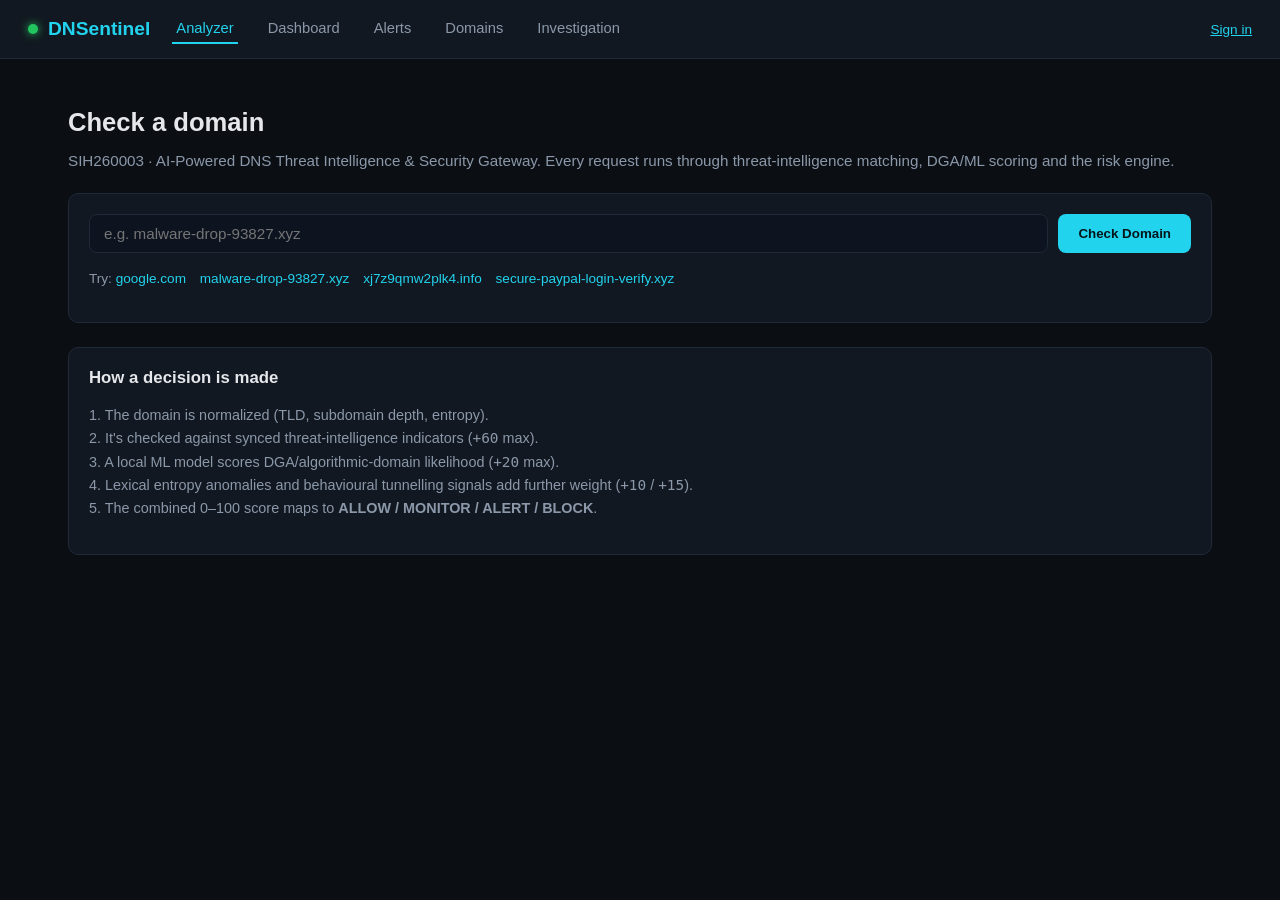
<file: frontend/index.html>
<!DOCTYPE html>
<html lang="en">
<head>
<meta charset="UTF-8" />
<meta name="viewport" content="width=device-width, initial-scale=1.0" />
<title>DNSentinel — AI-Powered DNS Security Gateway</title>
<link rel="stylesheet" href="css/style.css" />
<script src="js/vendor/chart.umd.js"></script>
</head>
<body>

<div class="navbar">
  <div class="brand"><span class="dot"></span> DNSentinel</div>
  <nav>
    <a href="#analyzer" class="tab-link active" data-tab="analyzer">Analyzer</a>
    <a href="#dashboard" class="tab-link" data-tab="dashboard">Dashboard</a>
    <a href="#alerts" class="tab-link" data-tab="alerts">Alerts</a>
    <a href="#domains" class="tab-link" data-tab="domains">Domains</a>
    <a href="#investigation" class="tab-link" data-tab="investigation">Investigation</a>
  </nav>
  <div id="navAuthStatus" style="font-size:0.85rem;color:var(--muted);">Not signed in</div>
</div>

<div class="container">

  <!-- ===================== ANALYZER TAB ===================== -->
  <section id="tab-analyzer" class="tab-view">
    <h1>Check a domain</h1>
    <p class="subtitle">
      SIH260003 &middot; AI-Powered DNS Threat Intelligence &amp; Security Gateway.
      Every request runs through threat-intelligence matching, DGA/ML scoring and the risk engine.
    </p>

    <div class="panel">
      <form id="checkForm" class="check-form">
        <input type="text" id="domainInput" placeholder="e.g. malware-drop-93827.xyz" autocomplete="off" />
        <button type="submit">Check Domain</button>
      </form>

      <div style="margin-bottom:16px; font-size:0.85rem; color:var(--muted);">
        Try:
        <span class="sample-domain" style="cursor:pointer;color:var(--accent);margin-right:10px;">google.com</span>
        <span class="sample-domain" style="cursor:pointer;color:var(--accent);margin-right:10px;">malware-drop-93827.xyz</span>
        <span class="sample-domain" style="cursor:pointer;color:var(--accent);margin-right:10px;">xj7z9qmw2plk4.info</span>
        <span class="sample-domain" style="cursor:pointer;color:var(--accent);">secure-paypal-login-verify.xyz</span>
      </div>

      <div id="resultBox" class="result-box"></div>
    </div>

    <div class="panel">
      <h2>How a decision is made</h2>
      <p style="color:var(--muted); font-size:0.9rem; line-height:1.6;">
        1. The domain is normalized (TLD, subdomain depth, entropy).<br />
        2. It's checked against synced threat-intelligence indicators (<code>+60</code> max).<br />
        3. A local ML model scores DGA/algorithmic-domain likelihood (<code>+20</code> max).<br />
        4. Lexical entropy anomalies and behavioural tunnelling signals add further weight (<code>+10</code> / <code>+15</code>).<br />
        5. The combined 0–100 score maps to <strong>ALLOW / MONITOR / ALERT / BLOCK</strong>.
      </p>
    </div>
  </section>

  <!-- ===================== DASHBOARD TAB ===================== -->
  <section id="tab-dashboard" class="tab-view" style="display:none;">
    <h1>Security Dashboard</h1>
    <p class="subtitle">Live view of DNS query volume, blocks and threat indicators. Auto-refreshes every 10s while this tab is open.</p>

    <div id="dashApiWarning" class="panel" style="display:none; border-color:var(--block); color:var(--block);">
      Could not reach the API at <code>http://localhost:8000</code>. Start the backend
      (<code>uvicorn backend.main:app --reload</code>) and try again.
    </div>

    <div class="grid">
      <div class="card"><div class="label">DNS Requests</div><div class="value" id="stat-total">–</div></div>
      <div class="card block"><div class="label">Blocked</div><div class="value" id="stat-blocked">–</div></div>
      <div class="card alert"><div class="label">Alerted</div><div class="value" id="stat-alerted">–</div></div>
      <div class="card monitor"><div class="label">Monitored</div><div class="value" id="stat-monitored">–</div></div>
      <div class="card safe"><div class="label">Allowed</div><div class="value" id="stat-allowed">–</div></div>
      <div class="card"><div class="label">Threat Indicators</div><div class="value" id="stat-indicators">–</div></div>
      <div class="card"><div class="label">Avg Latency</div><div class="value" id="stat-latency">–</div></div>
      <div class="card"><div class="label">Open Alerts</div><div class="value" id="stat-open-alerts">–</div></div>
    </div>

    <div class="grid" style="grid-template-columns: 2fr 1fr;">
      <div class="panel">
        <h2>Requests over time (24h)</h2>
        <div id="timelineEmpty" class="empty-state" style="display:none;">No queries logged yet in the last 24 hours.</div>
        <canvas id="timelineChart"></canvas>
      </div>
      <div class="panel">
        <h2>Decision breakdown</h2>
        <canvas id="actionDonut"></canvas>
      </div>
    </div>

    <div class="panel">
      <h2>Top blocked domains</h2>
      <table>
        <thead><tr><th>Domain</th><th>Block count</th></tr></thead>
        <tbody id="topDomainsBody"><tr><td colspan="2" class="empty-state">Loading…</td></tr></tbody>
      </table>
    </div>

    <div class="panel">
      <h2>Recent DNS queries</h2>
      <table>
        <thead><tr><th>Time</th><th>Domain</th><th>Client IP</th><th>Action</th><th>Risk score</th></tr></thead>
        <tbody id="recentQueriesBody"><tr><td colspan="5" class="empty-state">Loading…</td></tr></tbody>
      </table>
    </div>
  </section>

  <!-- ===================== ALERTS TAB ===================== -->
  <section id="tab-alerts" class="tab-view" style="display:none;">
    <h1>Alerts</h1>
    <p class="subtitle">Domains that crossed the ALERT or BLOCK risk threshold. Sign in (top of page) to confirm or dismiss alerts.</p>

    <div class="panel">
      <table>
        <thead>
          <tr><th>Domain</th><th>Client IP</th><th>Severity</th><th>Type</th><th>Status</th><th>Created</th><th>Feedback</th></tr>
        </thead>
        <tbody id="alertsBody"><tr><td colspan="7" class="empty-state">Sign in above to load alerts.</td></tr></tbody>
      </table>
    </div>
  </section>

  <!-- ===================== DOMAINS TAB ===================== -->
  <section id="tab-domains" class="tab-view" style="display:none;">
    <h1>Threat Indicators</h1>
    <p class="subtitle">Domains currently loaded from local threat-intelligence feeds (CSV + STIX; swap for live STIX/TAXII in production).</p>

    <div class="panel">
      <button id="syncBtn" style="background:var(--accent);color:#05161a;border:none;padding:9px 18px;border-radius:8px;font-weight:700;cursor:pointer;margin-bottom:16px;">
        Sync CSV feeds now
      </button>
      <table>
        <thead>
          <tr><th>Indicator</th><th>Type</th><th>Source</th><th>Confidence</th><th>Severity</th><th>Last seen</th></tr>
        </thead>
        <tbody id="indicatorsBody"><tr><td colspan="6" class="empty-state">Loading…</td></tr></tbody>
      </table>
    </div>
  </section>

  <!-- ===================== INVESTIGATION TAB ===================== -->
  <section id="tab-investigation" class="tab-view" style="display:none;">
    <h1>Investigation</h1>
    <p class="subtitle">Passive PCAP/Zeek analysis and STIX/TAXII threat feed sync. Requires analyst or admin login (top of page).</p>

    <div id="investSignedOutMsg" class="panel">
      <p style="color:var(--muted);">Sign in using the box at the top of the page to use STIX sync and PCAP upload.</p>
    </div>

    <div id="investAuthedPanels" style="display:none;">
      <div class="panel">
        <h2>STIX/TAXII feed sync</h2>
        <p style="color:var(--muted);font-size:0.88rem;">Ingests data/stix_sample_bundle.json (a real STIX 2.x bundle) into threat indicators.</p>
        <button id="stixSyncBtn" style="background:var(--accent);color:#05161a;border:none;padding:9px 18px;border-radius:8px;font-weight:700;cursor:pointer;">Sync STIX bundle</button>
        <div id="stixResult" style="margin-top:12px;font-size:0.88rem;"></div>
      </div>

      <div class="panel">
        <h2>Passive PCAP / Zeek analysis</h2>
        <p style="color:var(--muted);font-size:0.88rem;">
          Upload a Zeek <code>dns.log</code> file (produced by <code>zeek -r capture.pcap</code>).
          A sample with a simulated DNS-tunnelling attack is included at <code>data/sample_zeek_dns.log</code>.
        </p>
        <input type="file" id="pcapFile" accept=".log,.txt" style="margin-bottom:12px;color:var(--text);" />
        <br />
        <button id="uploadBtn" style="background:var(--accent);color:#05161a;border:none;padding:9px 18px;border-radius:8px;font-weight:700;cursor:pointer;">Analyze</button>
        <div id="pcapResult" style="margin-top:16px;"></div>
      </div>
    </div>
  </section>

</div>

<!-- ===================== SHARED LOGIN MODAL ===================== -->
<div id="loginOverlay" style="display:none;position:fixed;inset:0;background:rgba(0,0,0,0.6);z-index:100;align-items:center;justify-content:center;">
  <div class="panel" style="max-width:360px;width:90%;">
    <h2>Sign in</h2>
    <p style="color:var(--muted);font-size:0.85rem;">Needed for Alerts feedback and Investigation tools.</p>
    <input type="text" id="loginUsername" placeholder="username (try: analyst)" autocomplete="off" style="width:100%;margin-bottom:10px;background:#0d1420;border:1px solid var(--panel-border);color:var(--text);padding:10px 14px;border-radius:8px;" />
    <input type="password" id="loginPassword" placeholder="password (try: analyst123)" autocomplete="off" style="width:100%;margin-bottom:10px;background:#0d1420;border:1px solid var(--panel-border);color:var(--text);padding:10px 14px;border-radius:8px;" />
    <div id="loginModalStatus" style="font-size:0.82rem;color:var(--muted);margin-bottom:10px;"></div>
    <div style="display:flex;gap:10px;">
      <button id="loginModalSubmit" style="flex:1;background:var(--accent);color:#05161a;border:none;padding:10px;border-radius:8px;font-weight:700;cursor:pointer;">Sign in</button>
      <button id="loginModalCancel" style="background:transparent;border:1px solid var(--panel-border);color:var(--muted);padding:10px 16px;border-radius:8px;cursor:pointer;">Cancel</button>
    </div>
    <div style="font-size:0.78rem;color:var(--muted);margin-top:10px;">
      Demo accounts: <code>admin/admin123</code> · <code>analyst/analyst123</code> · <code>viewer/viewer123</code>
    </div>
  </div>
</div>

<script src="js/app.js"></script>
</body>
</html>
</file>
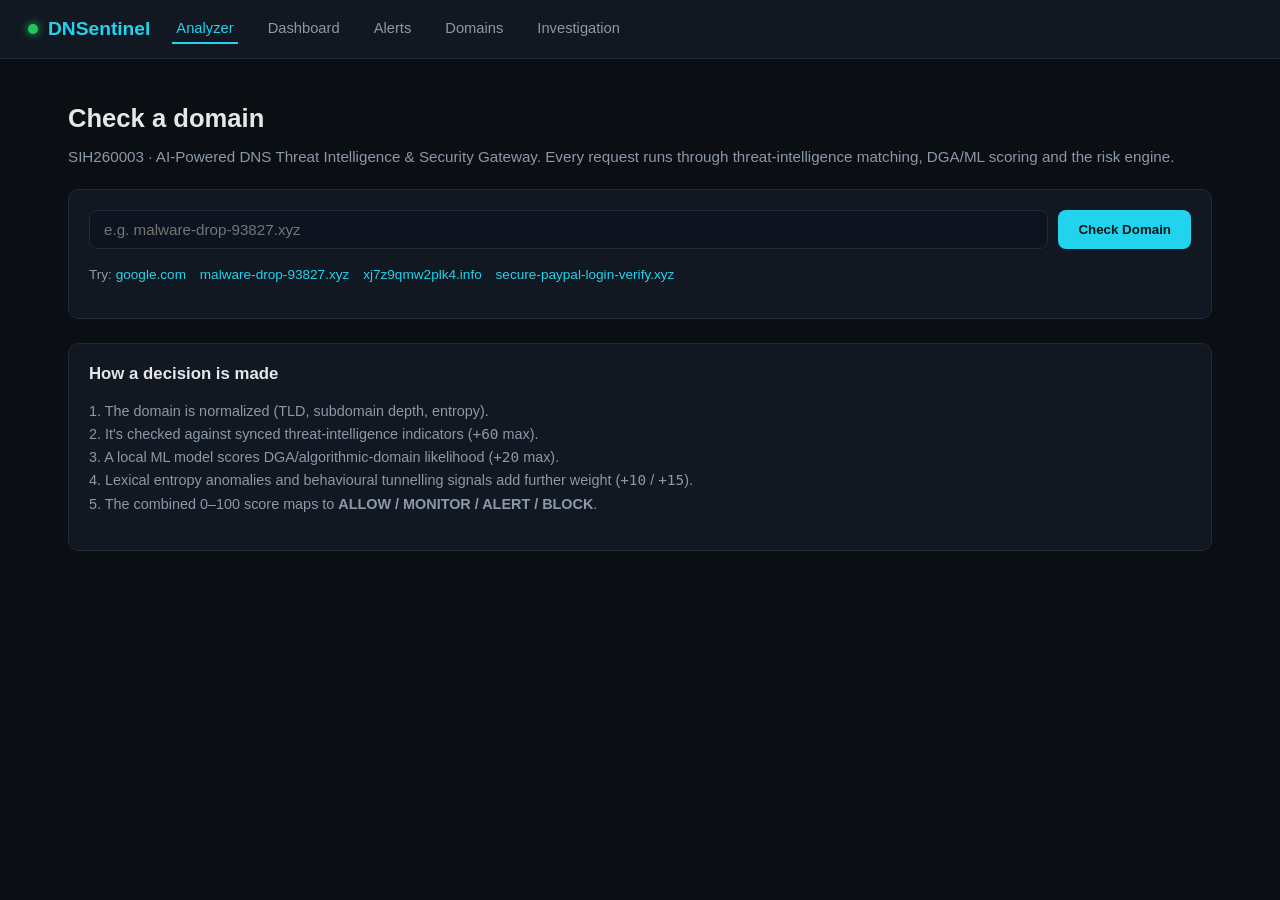
<file: frontend/_legacy/index.html>
<!DOCTYPE html>
<html lang="en">
<head>
<meta charset="UTF-8" />
<meta name="viewport" content="width=device-width, initial-scale=1.0" />
<title>DNSentinel — Domain Analyzer</title>
<link rel="stylesheet" href="../css/style.css" />
</head>
<body>

<div class="navbar">
  <div class="brand"><span class="dot"></span> DNSentinel</div>
  <nav>
    <a href="index.html" class="active">Analyzer</a>
    <a href="dashboard.html">Dashboard</a>
    <a href="alerts.html">Alerts</a>
    <a href="domains.html">Domains</a>
    <a href="investigation.html">Investigation</a>
  </nav>
</div>

<div class="container">
  <h1>Check a domain</h1>
  <p class="subtitle">
    SIH260003 &middot; AI-Powered DNS Threat Intelligence &amp; Security Gateway.
    Every request runs through threat-intelligence matching, DGA/ML scoring and the risk engine.
  </p>

  <div class="panel">
    <form id="checkForm" class="check-form">
      <input type="text" id="domainInput" placeholder="e.g. malware-drop-93827.xyz" autocomplete="off" />
      <button type="submit">Check Domain</button>
    </form>

    <div style="margin-bottom:16px; font-size:0.85rem; color:var(--muted);">
      Try:
      <span class="sample-domain" style="cursor:pointer;color:var(--accent);margin-right:10px;">google.com</span>
      <span class="sample-domain" style="cursor:pointer;color:var(--accent);margin-right:10px;">malware-drop-93827.xyz</span>
      <span class="sample-domain" style="cursor:pointer;color:var(--accent);margin-right:10px;">xj7z9qmw2plk4.info</span>
      <span class="sample-domain" style="cursor:pointer;color:var(--accent);">secure-paypal-login-verify.xyz</span>
    </div>

    <div id="resultBox" class="result-box"></div>
  </div>

  <div class="panel">
    <h2>How a decision is made</h2>
    <p style="color:var(--muted); font-size:0.9rem; line-height:1.6;">
      1. The domain is normalized (TLD, subdomain depth, entropy).<br />
      2. It's checked against synced threat-intelligence indicators (<code>+60</code> max).<br />
      3. A local ML model scores DGA/algorithmic-domain likelihood (<code>+20</code> max).<br />
      4. Lexical entropy anomalies and behavioural tunnelling signals add further weight (<code>+10</code> / <code>+15</code>).<br />
      5. The combined 0–100 score maps to <strong>ALLOW / MONITOR / ALERT / BLOCK</strong>.
    </p>
  </div>
</div>

<script src="js/analyzer.js"></script>
</body>
</html>
</file>
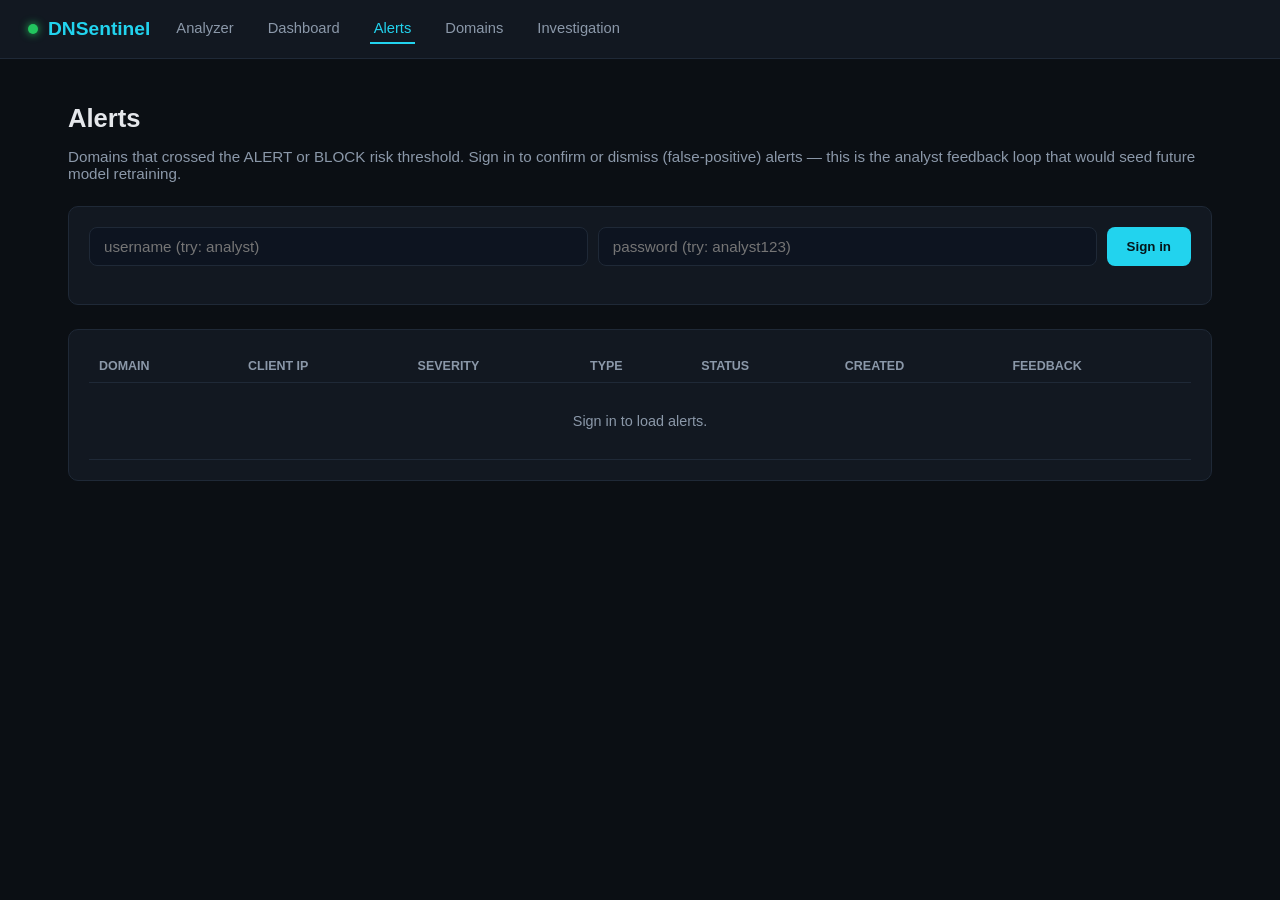
<file: frontend/alerts.html>
<!DOCTYPE html>
<html lang="en">
<head>
<meta charset="UTF-8" />
<meta name="viewport" content="width=device-width, initial-scale=1.0" />
<title>DNSentinel — Alerts</title>
<link rel="stylesheet" href="css/style.css" />
</head>
<body>

<div class="navbar">
  <div class="brand"><span class="dot"></span> DNSentinel</div>
  <nav>
    <a href="index.html">Analyzer</a>
    <a href="dashboard.html">Dashboard</a>
    <a href="alerts.html" class="active">Alerts</a>
    <a href="domains.html">Domains</a>
    <a href="investigation.html">Investigation</a>
  </nav>
</div>

<div class="container">
  <h1>Alerts</h1>
  <p class="subtitle">Domains that crossed the ALERT or BLOCK risk threshold. Sign in to confirm or dismiss (false-positive) alerts — this is the analyst feedback loop that would seed future model retraining.</p>

  <div id="loginPanel" class="panel">
    <div class="check-form">
      <input type="text" id="username" placeholder="username (try: analyst)" autocomplete="off" />
      <input type="password" id="password" placeholder="password (try: analyst123)" autocomplete="off" />
      <button id="loginBtn" style="background:var(--accent);color:#05161a;border:none;padding:10px 20px;border-radius:8px;font-weight:700;cursor:pointer;">Sign in</button>
    </div>
    <div id="loginStatus" style="font-size:0.85rem;color:var(--muted);"></div>
  </div>

  <div id="signedInBar" class="panel" style="display:none;">
    Signed in as <strong id="whoami" style="color:var(--accent);"></strong>
    &nbsp;·&nbsp;
    <a href="#" id="logoutLink" style="color:var(--muted);">sign out</a>
  </div>

  <div class="panel">
    <table>
      <thead>
        <tr><th>Domain</th><th>Client IP</th><th>Severity</th><th>Type</th><th>Status</th><th>Created</th><th>Feedback</th></tr>
      </thead>
      <tbody id="alertsBody"><tr><td colspan="7" class="empty-state">Sign in to load alerts.</td></tr></tbody>
    </table>
  </div>
</div>

<script>
const API_BASE = "http://localhost:8000";
let token = null;

document.getElementById("loginBtn").addEventListener("click", async () => {
  const username = document.getElementById("username").value;
  const password = document.getElementById("password").value;
  const statusEl = document.getElementById("loginStatus");
  statusEl.textContent = "Signing in...";
  try {
    const res = await fetch(`${API_BASE}/api/auth/login`, {
      method: "POST",
      headers: { "Content-Type": "application/x-www-form-urlencoded" },
      body: `username=${encodeURIComponent(username)}&password=${encodeURIComponent(password)}`,
    });
    if (!res.ok) { statusEl.textContent = "Invalid credentials."; return; }
    const data = await res.json();
    token = data.access_token;
    document.getElementById("loginPanel").style.display = "none";
    document.getElementById("signedInBar").style.display = "block";
    document.getElementById("whoami").textContent = `${username} (${data.role})`;
    loadAlerts();
  } catch (err) {
    statusEl.textContent = `Could not reach the API at ${API_BASE}.`;
  }
});

document.getElementById("logoutLink").addEventListener("click", (e) => {
  e.preventDefault();
  token = null;
  document.getElementById("loginPanel").style.display = "block";
  document.getElementById("signedInBar").style.display = "none";
  document.getElementById("alertsBody").innerHTML = `<tr><td colspan="7" class="empty-state">Sign in to load alerts.</td></tr>`;
});

async function setAlertStatus(alertId, status) {
  await fetch(`${API_BASE}/api/alerts/${alertId}`, {
    method: "PATCH",
    headers: { "Content-Type": "application/json", Authorization: `Bearer ${token}` },
    body: JSON.stringify({ status }),
  });
  loadAlerts();
}

async function loadAlerts() {
  const tbody = document.getElementById("alertsBody");
  try {
    const res = await fetch(`${API_BASE}/api/alerts?limit=100`, {
      headers: { Authorization: `Bearer ${token}` },
    });
    if (res.status === 401) {
      tbody.innerHTML = `<tr><td colspan="7" class="empty-state">Session expired — please sign in again.</td></tr>`;
      return;
    }
    const rows = await res.json();

    if (rows.length === 0) {
      tbody.innerHTML = `<tr><td colspan="7" class="empty-state">No alerts yet. Check a suspicious domain on the Analyzer page.</td></tr>`;
      return;
    }

    tbody.innerHTML = rows.map(r => `
      <tr>
        <td>${r.domain}</td>
        <td>${r.client_ip}</td>
        <td>${r.severity}</td>
        <td>${r.alert_type}</td>
        <td>${r.status}</td>
        <td>${new Date(r.created_at).toLocaleString()}</td>
        <td>
          ${r.status === "open" || r.status === "investigating" ? `
            <button onclick="setAlertStatus(${r.id}, 'resolved')" style="background:var(--safe);border:none;color:#05161a;padding:4px 10px;border-radius:6px;font-size:0.78rem;cursor:pointer;margin-right:4px;">Confirm</button>
            <button onclick="setAlertStatus(${r.id}, 'false_positive')" style="background:transparent;border:1px solid var(--panel-border);color:var(--muted);padding:4px 10px;border-radius:6px;font-size:0.78rem;cursor:pointer;">False positive</button>
          ` : `<span style="color:var(--muted);font-size:0.8rem;">—</span>`}
        </td>
      </tr>
    `).join("");
  } catch (err) {
    tbody.innerHTML = `<tr><td colspan="7" class="empty-state">Could not reach the API at ${API_BASE}.</td></tr>`;
  }
}
</script>
</body>
</html>
</file>
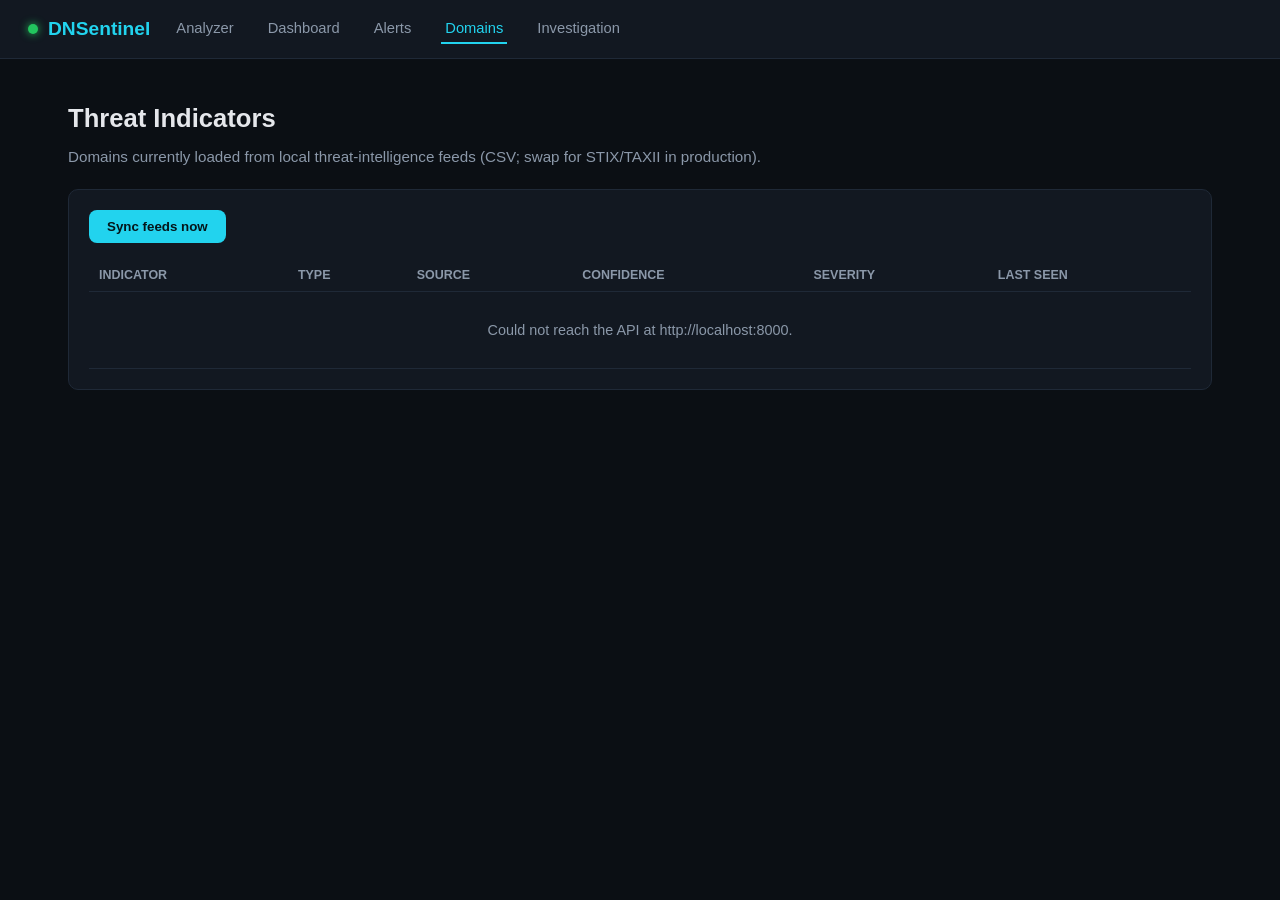
<file: frontend/domains.html>
<!DOCTYPE html>
<html lang="en">
<head>
<meta charset="UTF-8" />
<meta name="viewport" content="width=device-width, initial-scale=1.0" />
<title>DNSentinel — Domains</title>
<link rel="stylesheet" href="css/style.css" />
</head>
<body>

<div class="navbar">
  <div class="brand"><span class="dot"></span> DNSentinel</div>
  <nav>
    <a href="index.html">Analyzer</a>
    <a href="dashboard.html">Dashboard</a>
    <a href="alerts.html">Alerts</a>
    <a href="domains.html" class="active">Domains</a>
    <a href="investigation.html">Investigation</a>
  </nav>
</div>

<div class="container">
  <h1>Threat Indicators</h1>
  <p class="subtitle">Domains currently loaded from local threat-intelligence feeds (CSV; swap for STIX/TAXII in production).</p>

  <div class="panel">
    <button id="syncBtn" style="background:var(--accent);color:#05161a;border:none;padding:9px 18px;border-radius:8px;font-weight:700;cursor:pointer;margin-bottom:16px;">
      Sync feeds now
    </button>
    <table>
      <thead>
        <tr><th>Indicator</th><th>Type</th><th>Source</th><th>Confidence</th><th>Severity</th><th>Last seen</th></tr>
      </thead>
      <tbody id="indicatorsBody"><tr><td colspan="6" class="empty-state">Loading…</td></tr></tbody>
    </table>
  </div>
</div>

<script>
const API_BASE = "http://localhost:8000";

async function loadIndicators() {
  const tbody = document.getElementById("indicatorsBody");
  try {
    const res = await fetch(`${API_BASE}/api/threat/indicators?limit=200`);
    const rows = await res.json();

    if (rows.length === 0) {
      tbody.innerHTML = `<tr><td colspan="6" class="empty-state">No indicators synced yet. Click "Sync feeds now".</td></tr>`;
      return;
    }

    tbody.innerHTML = rows.map(r => `
      <tr>
        <td>${r.indicator}</td>
        <td>${r.type}</td>
        <td>${r.source}</td>
        <td>${r.confidence}</td>
        <td>${r.severity}</td>
        <td>${new Date(r.last_seen).toLocaleString()}</td>
      </tr>
    `).join("");
  } catch (err) {
    tbody.innerHTML = `<tr><td colspan="6" class="empty-state">Could not reach the API at ${API_BASE}.</td></tr>`;
  }
}

document.getElementById("syncBtn").addEventListener("click", async () => {
  await fetch(`${API_BASE}/api/threat/feeds/sync`, { method: "POST" });
  loadIndicators();
});

document.addEventListener("DOMContentLoaded", loadIndicators);
</script>
</body>
</html>
</file>
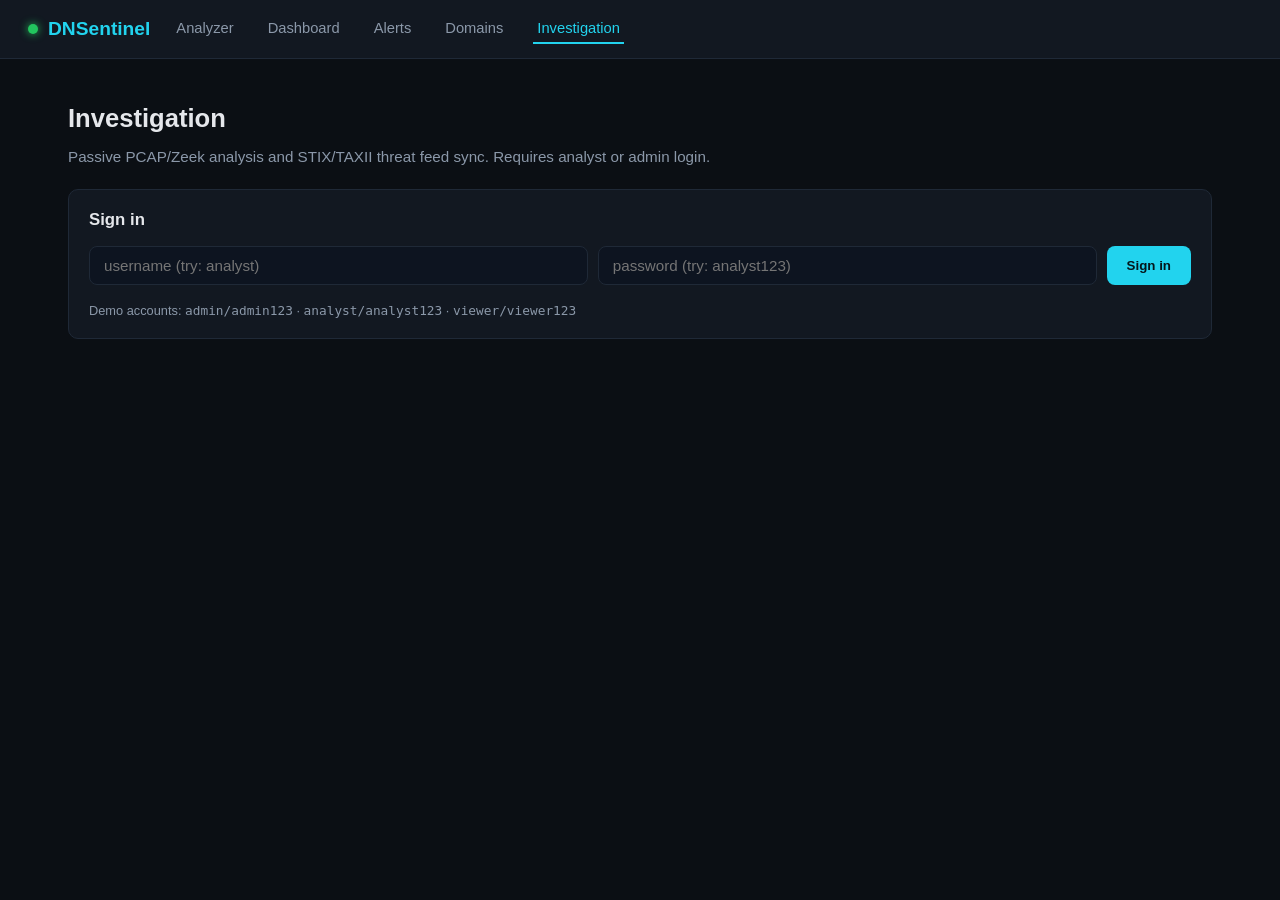
<file: frontend/investigation.html>
<!DOCTYPE html>
<html lang="en">
<head>
<meta charset="UTF-8" />
<meta name="viewport" content="width=device-width, initial-scale=1.0" />
<title>DNSentinel — Investigation</title>
<link rel="stylesheet" href="css/style.css" />
</head>
<body>

<div class="navbar">
  <div class="brand"><span class="dot"></span> DNSentinel</div>
  <nav>
    <a href="index.html">Analyzer</a>
    <a href="dashboard.html">Dashboard</a>
    <a href="alerts.html">Alerts</a>
    <a href="domains.html">Domains</a>
    <a href="investigation.html" class="active">Investigation</a>
  </nav>
</div>

<div class="container">
  <h1>Investigation</h1>
  <p class="subtitle">Passive PCAP/Zeek analysis and STIX/TAXII threat feed sync. Requires analyst or admin login.</p>

  <div id="loginPanel" class="panel">
    <h2>Sign in</h2>
    <div class="check-form">
      <input type="text" id="username" placeholder="username (try: analyst)" autocomplete="off" />
      <input type="password" id="password" placeholder="password (try: analyst123)" autocomplete="off" />
      <button id="loginBtn" style="background:var(--accent);color:#05161a;border:none;padding:10px 20px;border-radius:8px;font-weight:700;cursor:pointer;">Sign in</button>
    </div>
    <div id="loginStatus" style="font-size:0.85rem;color:var(--muted);"></div>
    <div style="font-size:0.8rem;color:var(--muted);margin-top:10px;">
      Demo accounts: <code>admin/admin123</code> · <code>analyst/analyst123</code> · <code>viewer/viewer123</code>
    </div>
  </div>

  <div id="authedPanels" style="display:none;">
    <div class="panel">
      <h2>Signed in as <span id="whoami" style="color:var(--accent);"></span></h2>
      <button id="logoutBtn" style="background:transparent;border:1px solid var(--panel-border);color:var(--muted);padding:6px 14px;border-radius:6px;cursor:pointer;">Sign out</button>
    </div>

    <div class="panel">
      <h2>STIX/TAXII feed sync</h2>
      <p style="color:var(--muted);font-size:0.88rem;">Ingests data/stix_sample_bundle.json (a real STIX 2.x bundle) into threat indicators.</p>
      <button id="stixSyncBtn" style="background:var(--accent);color:#05161a;border:none;padding:9px 18px;border-radius:8px;font-weight:700;cursor:pointer;">Sync STIX bundle</button>
      <div id="stixResult" style="margin-top:12px;font-size:0.88rem;"></div>
    </div>

    <div class="panel">
      <h2>Passive PCAP / Zeek analysis</h2>
      <p style="color:var(--muted);font-size:0.88rem;">
        Upload a Zeek <code>dns.log</code> file (produced by <code>zeek -r capture.pcap</code>).
        A sample with a simulated DNS-tunnelling attack is included at <code>data/sample_zeek_dns.log</code>.
      </p>
      <input type="file" id="pcapFile" accept=".log,.txt" style="margin-bottom:12px;color:var(--text);" />
      <br />
      <button id="uploadBtn" style="background:var(--accent);color:#05161a;border:none;padding:9px 18px;border-radius:8px;font-weight:700;cursor:pointer;">Analyze</button>
      <div id="pcapResult" style="margin-top:16px;"></div>
    </div>
  </div>
</div>

<script>
const API_BASE = "http://localhost:8000";
let token = null;
let role = null;

document.getElementById("loginBtn").addEventListener("click", async () => {
  const username = document.getElementById("username").value;
  const password = document.getElementById("password").value;
  const statusEl = document.getElementById("loginStatus");
  statusEl.textContent = "Signing in...";

  try {
    const res = await fetch(`${API_BASE}/api/auth/login`, {
      method: "POST",
      headers: { "Content-Type": "application/x-www-form-urlencoded" },
      body: `username=${encodeURIComponent(username)}&password=${encodeURIComponent(password)}`,
    });
    if (!res.ok) {
      statusEl.textContent = "Invalid credentials.";
      return;
    }
    const data = await res.json();
    token = data.access_token;
    role = data.role;
    document.getElementById("loginPanel").style.display = "none";
    document.getElementById("authedPanels").style.display = "block";
    document.getElementById("whoami").textContent = `${username} (${role})`;
  } catch (err) {
    statusEl.textContent = `Could not reach the API at ${API_BASE}.`;
  }
});

document.getElementById("logoutBtn").addEventListener("click", () => {
  token = null;
  role = null;
  document.getElementById("loginPanel").style.display = "block";
  document.getElementById("authedPanels").style.display = "none";
});

document.getElementById("stixSyncBtn").addEventListener("click", async () => {
  const resultEl = document.getElementById("stixResult");
  resultEl.textContent = "Syncing...";
  try {
    const res = await fetch(`${API_BASE}/api/threat/feeds/sync-stix`, {
      method: "POST",
      headers: { Authorization: `Bearer ${token}` },
    });
    const data = await res.json();
    if (!res.ok) {
      resultEl.innerHTML = `<span style="color:var(--block)">${data.detail}</span>`;
      return;
    }
    resultEl.innerHTML = `<span style="color:var(--safe)">Ingested ${data.ingested_indicators} indicators from bundle ${data.bundle_id}</span>`;
  } catch (err) {
    resultEl.innerHTML = `<span style="color:var(--block)">Request failed.</span>`;
  }
});

document.getElementById("uploadBtn").addEventListener("click", async () => {
  const fileInput = document.getElementById("pcapFile");
  const resultEl = document.getElementById("pcapResult");

  if (!fileInput.files.length) {
    resultEl.innerHTML = `<span style="color:var(--monitor)">Choose a .log file first (or use data/sample_zeek_dns.log).</span>`;
    return;
  }

  resultEl.textContent = "Analyzing...";
  const formData = new FormData();
  formData.append("file", fileInput.files[0]);

  try {
    const res = await fetch(`${API_BASE}/api/pcap/upload`, {
      method: "POST",
      headers: { Authorization: `Bearer ${token}` },
      body: formData,
    });
    const data = await res.json();
    if (!res.ok) {
      resultEl.innerHTML = `<span style="color:var(--block)">${data.detail}</span>`;
      return;
    }

    const suspected = data.results.filter(r => r.is_tunnel_suspected);
    resultEl.innerHTML = `
      <div class="panel" style="margin-bottom:0;">
        <div><strong>${data.total_dns_records}</strong> DNS records &middot; <strong>${data.sessions_analyzed}</strong> sessions analyzed</div>
        <div style="margin-top:6px;color:${suspected.length ? 'var(--block)' : 'var(--safe)'};font-weight:700;">
          ${suspected.length} tunnel-suspected session(s)
        </div>
        ${suspected.map(s => `
          <div style="margin-top:12px;padding:10px;border:1px solid var(--panel-border);border-radius:8px;">
            <strong>${s.client_ip}</strong> → ${s.base_domain}
            <div style="font-size:0.85rem;color:var(--muted);">Anomaly probability: ${s.anomaly_probability}</div>
            <ul class="reasons">${s.rule_flags.map(f => `<li>${f}</li>`).join("")}</ul>
          </div>
        `).join("")}
      </div>
    `;
  } catch (err) {
    resultEl.innerHTML = `<span style="color:var(--block)">Upload failed.</span>`;
  }
});
</script>
</body>
</html>
</file>
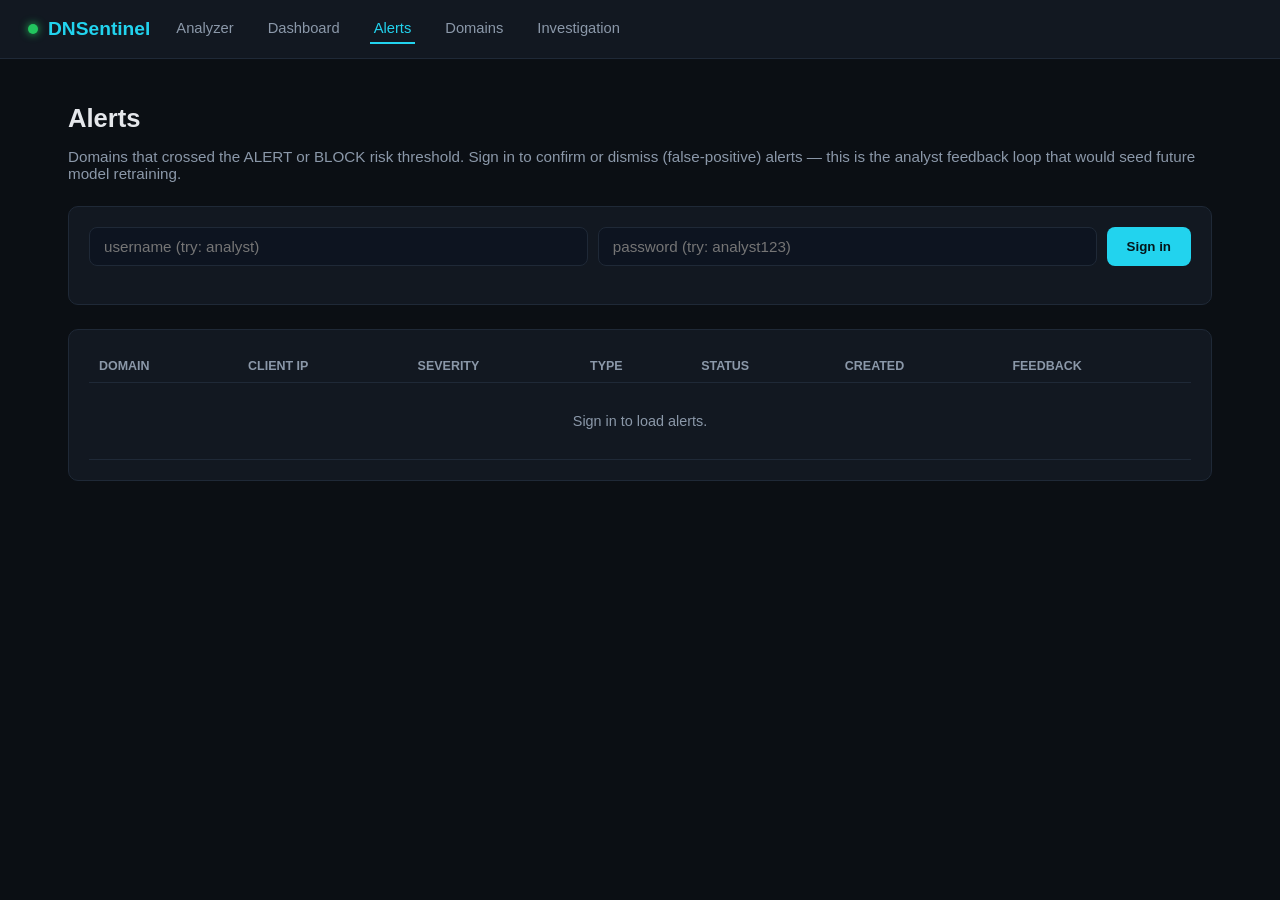
<file: frontend/_legacy/alerts.html>
<!DOCTYPE html>
<html lang="en">
<head>
<meta charset="UTF-8" />
<meta name="viewport" content="width=device-width, initial-scale=1.0" />
<title>DNSentinel — Alerts</title>
<link rel="stylesheet" href="../css/style.css" />
</head>
<body>

<div class="navbar">
  <div class="brand"><span class="dot"></span> DNSentinel</div>
  <nav>
    <a href="index.html">Analyzer</a>
    <a href="dashboard.html">Dashboard</a>
    <a href="alerts.html" class="active">Alerts</a>
    <a href="domains.html">Domains</a>
    <a href="investigation.html">Investigation</a>
  </nav>
</div>

<div class="container">
  <h1>Alerts</h1>
  <p class="subtitle">Domains that crossed the ALERT or BLOCK risk threshold. Sign in to confirm or dismiss (false-positive) alerts — this is the analyst feedback loop that would seed future model retraining.</p>

  <div id="loginPanel" class="panel">
    <div class="check-form">
      <input type="text" id="username" placeholder="username (try: analyst)" autocomplete="off" />
      <input type="password" id="password" placeholder="password (try: analyst123)" autocomplete="off" />
      <button id="loginBtn" style="background:var(--accent);color:#05161a;border:none;padding:10px 20px;border-radius:8px;font-weight:700;cursor:pointer;">Sign in</button>
    </div>
    <div id="loginStatus" style="font-size:0.85rem;color:var(--muted);"></div>
  </div>

  <div id="signedInBar" class="panel" style="display:none;">
    Signed in as <strong id="whoami" style="color:var(--accent);"></strong>
    &nbsp;·&nbsp;
    <a href="#" id="logoutLink" style="color:var(--muted);">sign out</a>
  </div>

  <div class="panel">
    <table>
      <thead>
        <tr><th>Domain</th><th>Client IP</th><th>Severity</th><th>Type</th><th>Status</th><th>Created</th><th>Feedback</th></tr>
      </thead>
      <tbody id="alertsBody"><tr><td colspan="7" class="empty-state">Sign in to load alerts.</td></tr></tbody>
    </table>
  </div>
</div>

<script>
const API_BASE = "http://localhost:8000";
let token = null;

document.getElementById("loginBtn").addEventListener("click", async () => {
  const username = document.getElementById("username").value;
  const password = document.getElementById("password").value;
  const statusEl = document.getElementById("loginStatus");
  statusEl.textContent = "Signing in...";
  try {
    const res = await fetch(`${API_BASE}/api/auth/login`, {
      method: "POST",
      headers: { "Content-Type": "application/x-www-form-urlencoded" },
      body: `username=${encodeURIComponent(username)}&password=${encodeURIComponent(password)}`,
    });
    if (!res.ok) { statusEl.textContent = "Invalid credentials."; return; }
    const data = await res.json();
    token = data.access_token;
    document.getElementById("loginPanel").style.display = "none";
    document.getElementById("signedInBar").style.display = "block";
    document.getElementById("whoami").textContent = `${username} (${data.role})`;
    loadAlerts();
  } catch (err) {
    statusEl.textContent = `Could not reach the API at ${API_BASE}.`;
  }
});

document.getElementById("logoutLink").addEventListener("click", (e) => {
  e.preventDefault();
  token = null;
  document.getElementById("loginPanel").style.display = "block";
  document.getElementById("signedInBar").style.display = "none";
  document.getElementById("alertsBody").innerHTML = `<tr><td colspan="7" class="empty-state">Sign in to load alerts.</td></tr>`;
});

async function setAlertStatus(alertId, status) {
  await fetch(`${API_BASE}/api/alerts/${alertId}`, {
    method: "PATCH",
    headers: { "Content-Type": "application/json", Authorization: `Bearer ${token}` },
    body: JSON.stringify({ status }),
  });
  loadAlerts();
}

async function loadAlerts() {
  const tbody = document.getElementById("alertsBody");
  try {
    const res = await fetch(`${API_BASE}/api/alerts?limit=100`, {
      headers: { Authorization: `Bearer ${token}` },
    });
    if (res.status === 401) {
      tbody.innerHTML = `<tr><td colspan="7" class="empty-state">Session expired — please sign in again.</td></tr>`;
      return;
    }
    const rows = await res.json();

    if (rows.length === 0) {
      tbody.innerHTML = `<tr><td colspan="7" class="empty-state">No alerts yet. Check a suspicious domain on the Analyzer page.</td></tr>`;
      return;
    }

    tbody.innerHTML = rows.map(r => `
      <tr>
        <td>${r.domain}</td>
        <td>${r.client_ip}</td>
        <td>${r.severity}</td>
        <td>${r.alert_type}</td>
        <td>${r.status}</td>
        <td>${new Date(r.created_at).toLocaleString()}</td>
        <td>
          ${r.status === "open" || r.status === "investigating" ? `
            <button onclick="setAlertStatus(${r.id}, 'resolved')" style="background:var(--safe);border:none;color:#05161a;padding:4px 10px;border-radius:6px;font-size:0.78rem;cursor:pointer;margin-right:4px;">Confirm</button>
            <button onclick="setAlertStatus(${r.id}, 'false_positive')" style="background:transparent;border:1px solid var(--panel-border);color:var(--muted);padding:4px 10px;border-radius:6px;font-size:0.78rem;cursor:pointer;">False positive</button>
          ` : `<span style="color:var(--muted);font-size:0.8rem;">—</span>`}
        </td>
      </tr>
    `).join("");
  } catch (err) {
    tbody.innerHTML = `<tr><td colspan="7" class="empty-state">Could not reach the API at ${API_BASE}.</td></tr>`;
  }
}
</script>
</body>
</html>
</file>
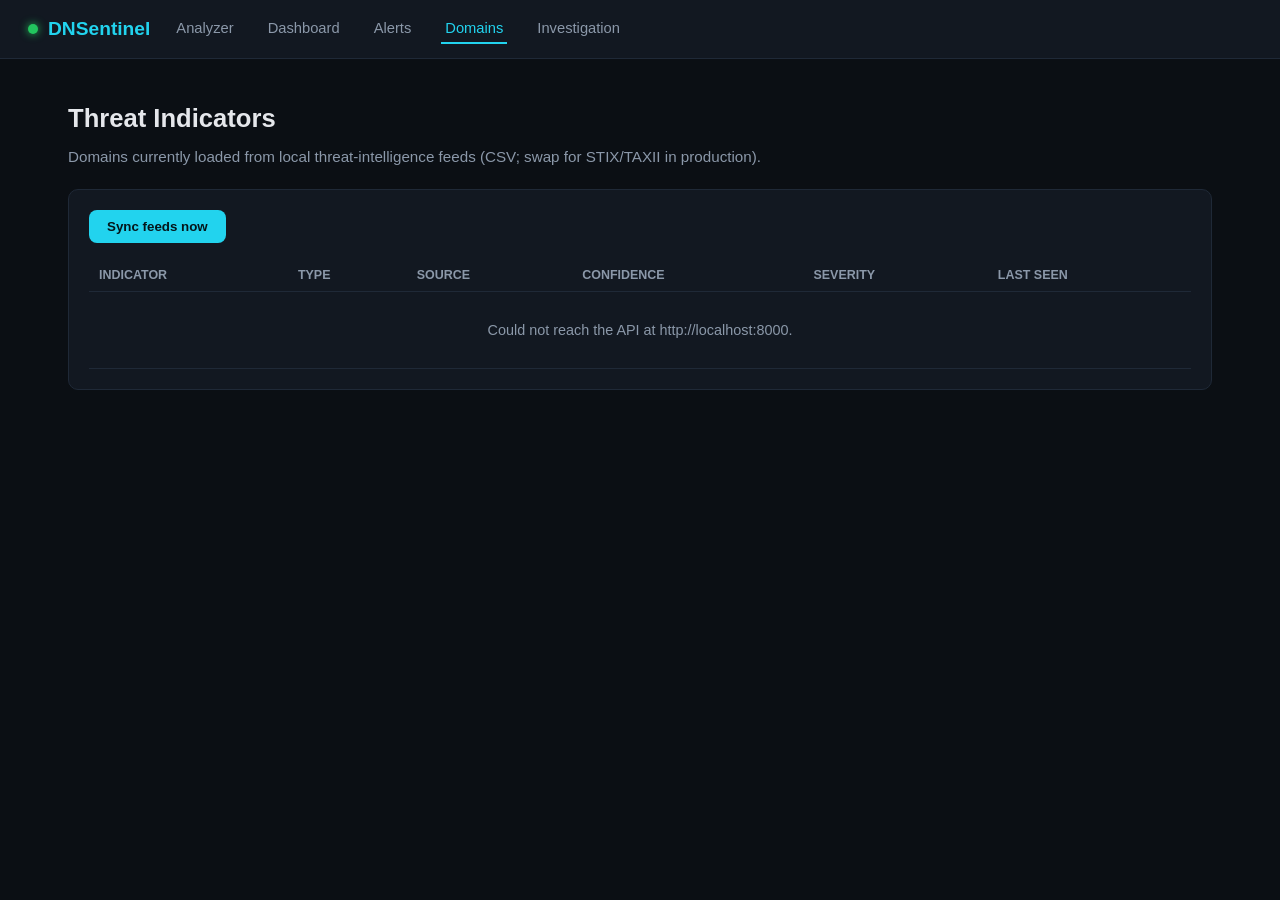
<file: frontend/_legacy/domains.html>
<!DOCTYPE html>
<html lang="en">
<head>
<meta charset="UTF-8" />
<meta name="viewport" content="width=device-width, initial-scale=1.0" />
<title>DNSentinel — Domains</title>
<link rel="stylesheet" href="../css/style.css" />
</head>
<body>

<div class="navbar">
  <div class="brand"><span class="dot"></span> DNSentinel</div>
  <nav>
    <a href="index.html">Analyzer</a>
    <a href="dashboard.html">Dashboard</a>
    <a href="alerts.html">Alerts</a>
    <a href="domains.html" class="active">Domains</a>
    <a href="investigation.html">Investigation</a>
  </nav>
</div>

<div class="container">
  <h1>Threat Indicators</h1>
  <p class="subtitle">Domains currently loaded from local threat-intelligence feeds (CSV; swap for STIX/TAXII in production).</p>

  <div class="panel">
    <button id="syncBtn" style="background:var(--accent);color:#05161a;border:none;padding:9px 18px;border-radius:8px;font-weight:700;cursor:pointer;margin-bottom:16px;">
      Sync feeds now
    </button>
    <table>
      <thead>
        <tr><th>Indicator</th><th>Type</th><th>Source</th><th>Confidence</th><th>Severity</th><th>Last seen</th></tr>
      </thead>
      <tbody id="indicatorsBody"><tr><td colspan="6" class="empty-state">Loading…</td></tr></tbody>
    </table>
  </div>
</div>

<script>
const API_BASE = "http://localhost:8000";

async function loadIndicators() {
  const tbody = document.getElementById("indicatorsBody");
  try {
    const res = await fetch(`${API_BASE}/api/threat/indicators?limit=200`);
    const rows = await res.json();

    if (rows.length === 0) {
      tbody.innerHTML = `<tr><td colspan="6" class="empty-state">No indicators synced yet. Click "Sync feeds now".</td></tr>`;
      return;
    }

    tbody.innerHTML = rows.map(r => `
      <tr>
        <td>${r.indicator}</td>
        <td>${r.type}</td>
        <td>${r.source}</td>
        <td>${r.confidence}</td>
        <td>${r.severity}</td>
        <td>${new Date(r.last_seen).toLocaleString()}</td>
      </tr>
    `).join("");
  } catch (err) {
    tbody.innerHTML = `<tr><td colspan="6" class="empty-state">Could not reach the API at ${API_BASE}.</td></tr>`;
  }
}

document.getElementById("syncBtn").addEventListener("click", async () => {
  await fetch(`${API_BASE}/api/threat/feeds/sync`, { method: "POST" });
  loadIndicators();
});

document.addEventListener("DOMContentLoaded", loadIndicators);
</script>
</body>
</html>
</file>
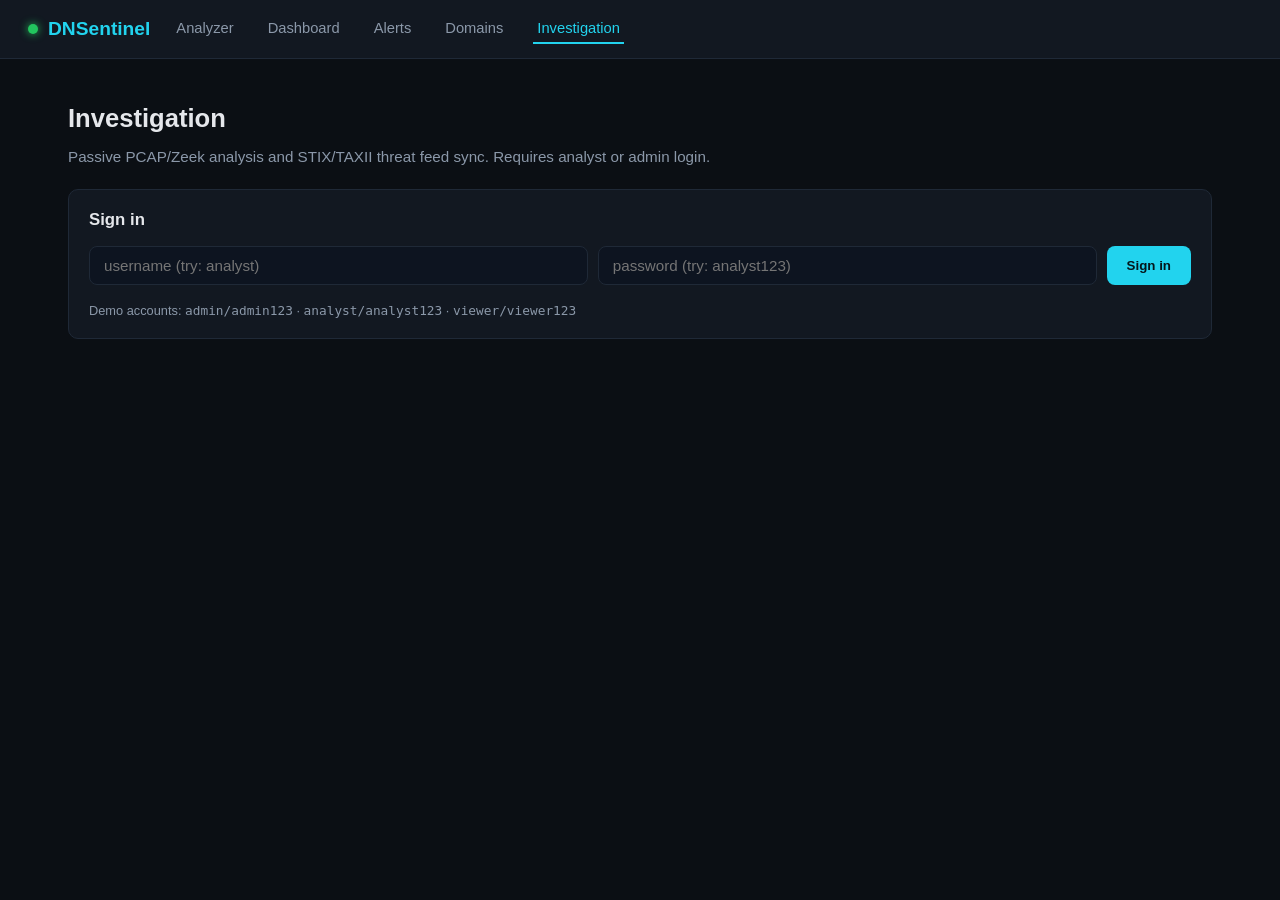
<file: frontend/_legacy/investigation.html>
<!DOCTYPE html>
<html lang="en">
<head>
<meta charset="UTF-8" />
<meta name="viewport" content="width=device-width, initial-scale=1.0" />
<title>DNSentinel — Investigation</title>
<link rel="stylesheet" href="../css/style.css" />
</head>
<body>

<div class="navbar">
  <div class="brand"><span class="dot"></span> DNSentinel</div>
  <nav>
    <a href="index.html">Analyzer</a>
    <a href="dashboard.html">Dashboard</a>
    <a href="alerts.html">Alerts</a>
    <a href="domains.html">Domains</a>
    <a href="investigation.html" class="active">Investigation</a>
  </nav>
</div>

<div class="container">
  <h1>Investigation</h1>
  <p class="subtitle">Passive PCAP/Zeek analysis and STIX/TAXII threat feed sync. Requires analyst or admin login.</p>

  <div id="loginPanel" class="panel">
    <h2>Sign in</h2>
    <div class="check-form">
      <input type="text" id="username" placeholder="username (try: analyst)" autocomplete="off" />
      <input type="password" id="password" placeholder="password (try: analyst123)" autocomplete="off" />
      <button id="loginBtn" style="background:var(--accent);color:#05161a;border:none;padding:10px 20px;border-radius:8px;font-weight:700;cursor:pointer;">Sign in</button>
    </div>
    <div id="loginStatus" style="font-size:0.85rem;color:var(--muted);"></div>
    <div style="font-size:0.8rem;color:var(--muted);margin-top:10px;">
      Demo accounts: <code>admin/admin123</code> · <code>analyst/analyst123</code> · <code>viewer/viewer123</code>
    </div>
  </div>

  <div id="authedPanels" style="display:none;">
    <div class="panel">
      <h2>Signed in as <span id="whoami" style="color:var(--accent);"></span></h2>
      <button id="logoutBtn" style="background:transparent;border:1px solid var(--panel-border);color:var(--muted);padding:6px 14px;border-radius:6px;cursor:pointer;">Sign out</button>
    </div>

    <div class="panel">
      <h2>STIX/TAXII feed sync</h2>
      <p style="color:var(--muted);font-size:0.88rem;">Ingests data/stix_sample_bundle.json (a real STIX 2.x bundle) into threat indicators.</p>
      <button id="stixSyncBtn" style="background:var(--accent);color:#05161a;border:none;padding:9px 18px;border-radius:8px;font-weight:700;cursor:pointer;">Sync STIX bundle</button>
      <div id="stixResult" style="margin-top:12px;font-size:0.88rem;"></div>
    </div>

    <div class="panel">
      <h2>Passive PCAP / Zeek analysis</h2>
      <p style="color:var(--muted);font-size:0.88rem;">
        Upload a Zeek <code>dns.log</code> file (produced by <code>zeek -r capture.pcap</code>).
        A sample with a simulated DNS-tunnelling attack is included at <code>data/sample_zeek_dns.log</code>.
      </p>
      <input type="file" id="pcapFile" accept=".log,.txt" style="margin-bottom:12px;color:var(--text);" />
      <br />
      <button id="uploadBtn" style="background:var(--accent);color:#05161a;border:none;padding:9px 18px;border-radius:8px;font-weight:700;cursor:pointer;">Analyze</button>
      <div id="pcapResult" style="margin-top:16px;"></div>
    </div>
  </div>
</div>

<script>
const API_BASE = "http://localhost:8000";
let token = null;
let role = null;

document.getElementById("loginBtn").addEventListener("click", async () => {
  const username = document.getElementById("username").value;
  const password = document.getElementById("password").value;
  const statusEl = document.getElementById("loginStatus");
  statusEl.textContent = "Signing in...";

  try {
    const res = await fetch(`${API_BASE}/api/auth/login`, {
      method: "POST",
      headers: { "Content-Type": "application/x-www-form-urlencoded" },
      body: `username=${encodeURIComponent(username)}&password=${encodeURIComponent(password)}`,
    });
    if (!res.ok) {
      statusEl.textContent = "Invalid credentials.";
      return;
    }
    const data = await res.json();
    token = data.access_token;
    role = data.role;
    document.getElementById("loginPanel").style.display = "none";
    document.getElementById("authedPanels").style.display = "block";
    document.getElementById("whoami").textContent = `${username} (${role})`;
  } catch (err) {
    statusEl.textContent = `Could not reach the API at ${API_BASE}.`;
  }
});

document.getElementById("logoutBtn").addEventListener("click", () => {
  token = null;
  role = null;
  document.getElementById("loginPanel").style.display = "block";
  document.getElementById("authedPanels").style.display = "none";
});

document.getElementById("stixSyncBtn").addEventListener("click", async () => {
  const resultEl = document.getElementById("stixResult");
  resultEl.textContent = "Syncing...";
  try {
    const res = await fetch(`${API_BASE}/api/threat/feeds/sync-stix`, {
      method: "POST",
      headers: { Authorization: `Bearer ${token}` },
    });
    const data = await res.json();
    if (!res.ok) {
      resultEl.innerHTML = `<span style="color:var(--block)">${data.detail}</span>`;
      return;
    }
    resultEl.innerHTML = `<span style="color:var(--safe)">Ingested ${data.ingested_indicators} indicators from bundle ${data.bundle_id}</span>`;
  } catch (err) {
    resultEl.innerHTML = `<span style="color:var(--block)">Request failed.</span>`;
  }
});

document.getElementById("uploadBtn").addEventListener("click", async () => {
  const fileInput = document.getElementById("pcapFile");
  const resultEl = document.getElementById("pcapResult");

  if (!fileInput.files.length) {
    resultEl.innerHTML = `<span style="color:var(--monitor)">Choose a .log file first (or use data/sample_zeek_dns.log).</span>`;
    return;
  }

  resultEl.textContent = "Analyzing...";
  const formData = new FormData();
  formData.append("file", fileInput.files[0]);

  try {
    const res = await fetch(`${API_BASE}/api/pcap/upload`, {
      method: "POST",
      headers: { Authorization: `Bearer ${token}` },
      body: formData,
    });
    const data = await res.json();
    if (!res.ok) {
      resultEl.innerHTML = `<span style="color:var(--block)">${data.detail}</span>`;
      return;
    }

    const suspected = data.results.filter(r => r.is_tunnel_suspected);
    resultEl.innerHTML = `
      <div class="panel" style="margin-bottom:0;">
        <div><strong>${data.total_dns_records}</strong> DNS records &middot; <strong>${data.sessions_analyzed}</strong> sessions analyzed</div>
        <div style="margin-top:6px;color:${suspected.length ? 'var(--block)' : 'var(--safe)'};font-weight:700;">
          ${suspected.length} tunnel-suspected session(s)
        </div>
        ${suspected.map(s => `
          <div style="margin-top:12px;padding:10px;border:1px solid var(--panel-border);border-radius:8px;">
            <strong>${s.client_ip}</strong> → ${s.base_domain}
            <div style="font-size:0.85rem;color:var(--muted);">Anomaly probability: ${s.anomaly_probability}</div>
            <ul class="reasons">${s.rule_flags.map(f => `<li>${f}</li>`).join("")}</ul>
          </div>
        `).join("")}
      </div>
    `;
  } catch (err) {
    resultEl.innerHTML = `<span style="color:var(--block)">Upload failed.</span>`;
  }
});
</script>
</body>
</html>
</file>
<file: frontend/css/style.css>
:root {
  --bg: #0b0f14;
  --panel: #121821;
  --panel-border: #1f2937;
  --text: #e5e7eb;
  --muted: #8b98a9;
  --accent: #22d3ee;
  --safe: #22c55e;
  --monitor: #eab308;
  --alert: #f97316;
  --block: #ef4444;
  --radius: 10px;
}

* { box-sizing: border-box; }

body {
  margin: 0;
  font-family: "Segoe UI", Roboto, -apple-system, sans-serif;
  background: var(--bg);
  color: var(--text);
}

.navbar {
  display: flex;
  align-items: center;
  justify-content: space-between;
  padding: 14px 28px;
  background: var(--panel);
  border-bottom: 1px solid var(--panel-border);
  position: sticky;
  top: 0;
  z-index: 10;
}

.navbar .brand {
  display: flex;
  align-items: center;
  gap: 10px;
  font-weight: 700;
  font-size: 1.2rem;
  color: var(--accent);
}

.navbar .brand .dot {
  width: 10px;
  height: 10px;
  border-radius: 50%;
  background: var(--safe);
  box-shadow: 0 0 8px var(--safe);
}

.navbar nav {
  flex: 1;
  display: flex;
  gap: 4px;
}

.navbar nav a {
  color: var(--muted);
  text-decoration: none;
  padding: 6px 4px;
  border-bottom: 2px solid transparent;
  margin-left: 22px;
  font-size: 0.92rem;
  transition: color 0.15s;
}

.navbar nav a:hover {
  color: var(--text);
}

.navbar nav a.active {
  color: var(--accent);
  border-bottom-color: var(--accent);
}

.tab-view {
  animation: fadeIn 0.15s ease-in;
}

@keyframes fadeIn {
  from { opacity: 0; }
  to { opacity: 1; }
}

@media (max-width: 720px) {
  .navbar { flex-wrap: wrap; gap: 10px; }
  .navbar nav { order: 3; width: 100%; overflow-x: auto; }
}

.container {
  max-width: 1200px;
  margin: 0 auto;
  padding: 28px;
}

h1 { font-size: 1.6rem; margin-bottom: 4px; }
.subtitle { color: var(--muted); margin-bottom: 24px; font-size: 0.95rem; }

.grid {
  display: grid;
  grid-template-columns: repeat(auto-fit, minmax(190px, 1fr));
  gap: 16px;
  margin-bottom: 28px;
}

.card {
  background: var(--panel);
  border: 1px solid var(--panel-border);
  border-radius: var(--radius);
  padding: 18px 20px;
}

.card .label {
  color: var(--muted);
  font-size: 0.78rem;
  text-transform: uppercase;
  letter-spacing: 0.05em;
  margin-bottom: 8px;
}

.card .value {
  font-size: 1.9rem;
  font-weight: 700;
}

.card.safe .value { color: var(--safe); }
.card.monitor .value { color: var(--monitor); }
.card.alert .value { color: var(--alert); }
.card.block .value { color: var(--block); }

.panel {
  background: var(--panel);
  border: 1px solid var(--panel-border);
  border-radius: var(--radius);
  padding: 20px;
  margin-bottom: 24px;
}

.panel h2 {
  font-size: 1.05rem;
  margin: 0 0 16px 0;
  color: var(--text);
}

table {
  width: 100%;
  border-collapse: collapse;
  font-size: 0.88rem;
}

th, td {
  text-align: left;
  padding: 9px 10px;
  border-bottom: 1px solid var(--panel-border);
}

th {
  color: var(--muted);
  font-weight: 600;
  font-size: 0.78rem;
  text-transform: uppercase;
}

.badge {
  display: inline-block;
  padding: 2px 10px;
  border-radius: 999px;
  font-size: 0.76rem;
  font-weight: 600;
}

.badge.ALLOW { background: rgba(34,197,94,0.15); color: var(--safe); }
.badge.MONITOR { background: rgba(234,179,8,0.15); color: var(--monitor); }
.badge.ALERT { background: rgba(249,115,22,0.15); color: var(--alert); }
.badge.BLOCK { background: rgba(239,68,68,0.15); color: var(--block); }

.check-form {
  display: flex;
  gap: 10px;
  margin-bottom: 18px;
}

.check-form input {
  flex: 1;
  background: #0d1420;
  border: 1px solid var(--panel-border);
  color: var(--text);
  padding: 10px 14px;
  border-radius: 8px;
  font-size: 0.95rem;
}

.check-form input:focus { outline: 1px solid var(--accent); }

.check-form button {
  background: var(--accent);
  color: #05161a;
  border: none;
  padding: 10px 20px;
  border-radius: 8px;
  font-weight: 700;
  cursor: pointer;
}

.check-form button:hover { opacity: 0.88; }

.result-box {
  border-radius: 8px;
  padding: 16px;
  border: 1px solid var(--panel-border);
  display: none;
}

.result-box.show { display: block; }

.result-box .reasons {
  margin-top: 10px;
  font-size: 0.85rem;
  color: var(--muted);
}

.result-box .reasons li { margin-bottom: 4px; }

.empty-state {
  color: var(--muted);
  text-align: center;
  padding: 30px;
  font-size: 0.9rem;
}

canvas { max-height: 280px; }
</file>
